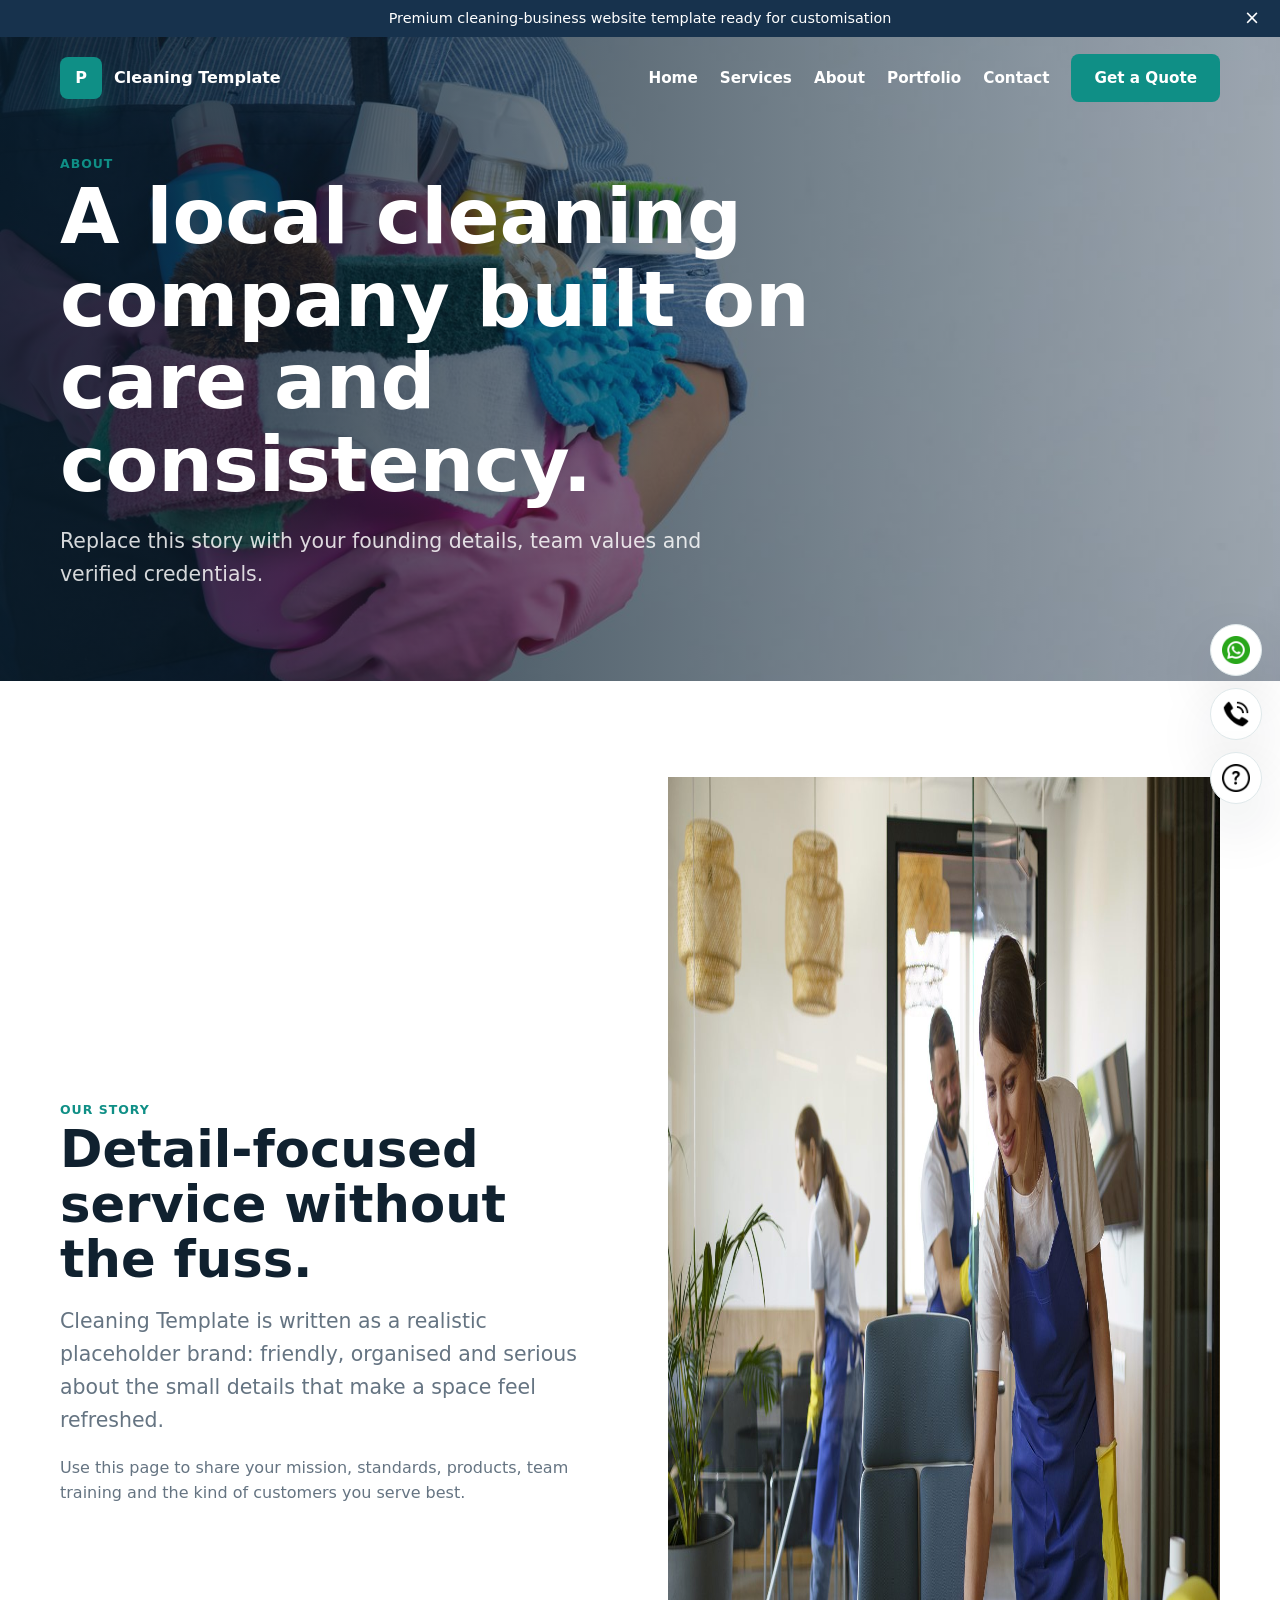
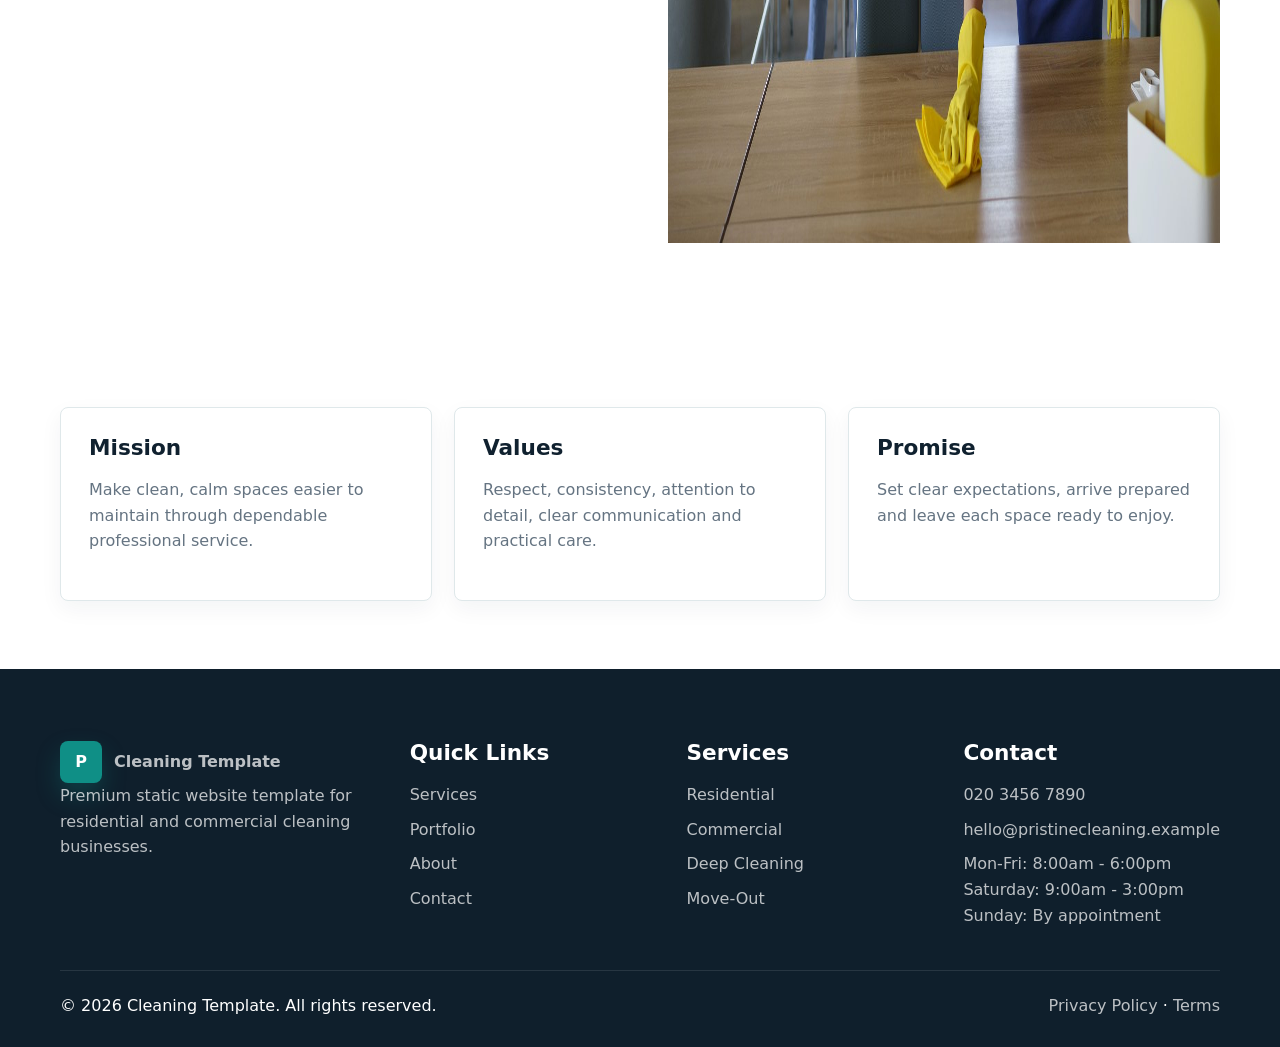
<file: about.html>
<!doctype html><html lang="en-GB"><head><meta charset="utf-8"><meta name="viewport" content="width=device-width, initial-scale=1"><title>About | Cleaning Template</title><meta name="description" content="Learn about the mission, values and professional standards behind this cleaning business template."><link rel="canonical" href="https://example.co.uk/about.html"><link rel="icon" href="assets/logos/favicon.svg"><link rel="stylesheet" href="css/style.css"></head><body>
<div class="announcement"><span class="announcement-text"></span><button class="announcement-close" aria-label="Close announcement">&times;</button></div><header class="site-header"><div class="nav-inner"><a class="brand" href="index.html"><span class="brand-mark">P</span><span data-business></span></a><button class="menu-toggle" aria-label="Open menu" aria-expanded="false" aria-controls="primary-nav"><span></span><span></span></button><nav class="nav-links" id="primary-nav" aria-label="Primary navigation"><a href="index.html">Home</a><a href="services.html">Services</a><a href="about.html">About</a><a href="portfolio.html">Portfolio</a><a href="contact.html">Contact</a><a class="btn btn-primary" href="index.html#quote">Get a Quote</a></nav></div></header>
<main><section class="page-hero"><img class="page-hero-img" src="assets/images/cleaner-with-products.jpg" width="1400" height="933" alt="Professional cleaner holding cleaning products, gloves and cloths"><div class="container page-hero-content" data-reveal><span class="eyebrow">About</span><h1>A local cleaning company built on care and consistency.</h1><p class="lead">Replace this story with your founding details, team values and verified credentials.</p></div></section>
<section class="section"><div class="container split"><div><span class="eyebrow">Our story</span><h2>Detail-focused service without the fuss.</h2><p class="lead">Cleaning Template is written as a realistic placeholder brand: friendly, organised and serious about the small details that make a space feel refreshed.</p><p>Use this page to share your mission, standards, products, team training and the kind of customers you serve best.</p></div><img src="assets/images/team-office-cleaning.jpg" width="1600" height="1066" alt="Professional cleaning team working together in a bright office"></div></section>
<section class="section tight"><div class="container grid-3"><article class="benefit"><h3>Mission</h3><p>Make clean, calm spaces easier to maintain through dependable professional service.</p></article><article class="benefit"><h3>Values</h3><p>Respect, consistency, attention to detail, clear communication and practical care.</p></article><article class="benefit"><h3>Promise</h3><p>Set clear expectations, arrive prepared and leave each space ready to enjoy.</p></article></div></section></main>
<footer class="footer"><div class="container footer-grid"><div><a class="brand" href="index.html"><span class="brand-mark">P</span><span data-business></span></a><p>Premium static website template for residential and commercial cleaning businesses.</p></div><div><h3>Quick Links</h3><ul><li><a href="services.html">Services</a></li><li><a href="portfolio.html">Portfolio</a></li><li><a href="about.html">About</a></li><li><a href="contact.html">Contact</a></li></ul></div><div><h3>Services</h3><ul><li>Residential</li><li>Commercial</li><li>Deep Cleaning</li><li>Move-Out</li></ul></div><div><h3>Contact</h3><ul><li><a data-call-link href="#"><span data-phone></span></a></li><li><a href="mailto:hello@pristinecleaning.example" data-email></a></li><li data-hours></li></ul></div></div><div class="container footer-bottom"><span>© <span id="year"></span> <span data-business></span>. All rights reserved.</span><span><a href="#">Privacy Policy</a> · <a href="#">Terms</a></span></div></footer>
<div class="float-actions"><a class="float-whatsapp" href="#" aria-label="WhatsApp us"><img src="assets/icons/whatsapp.png" alt=""></a><a class="float-call" href="#" data-call-link aria-label="Call us"><img src="assets/icons/telephone-call.png" alt=""></a><a class="float-quote" href="index.html#quote" aria-label="Get a quote"><img src="assets/icons/question.png" alt=""></a></div><button class="back-top" aria-label="Back to top">↑</button><script src="js/config.js"></script><script src="js/main.js"></script></body></html>
</file>
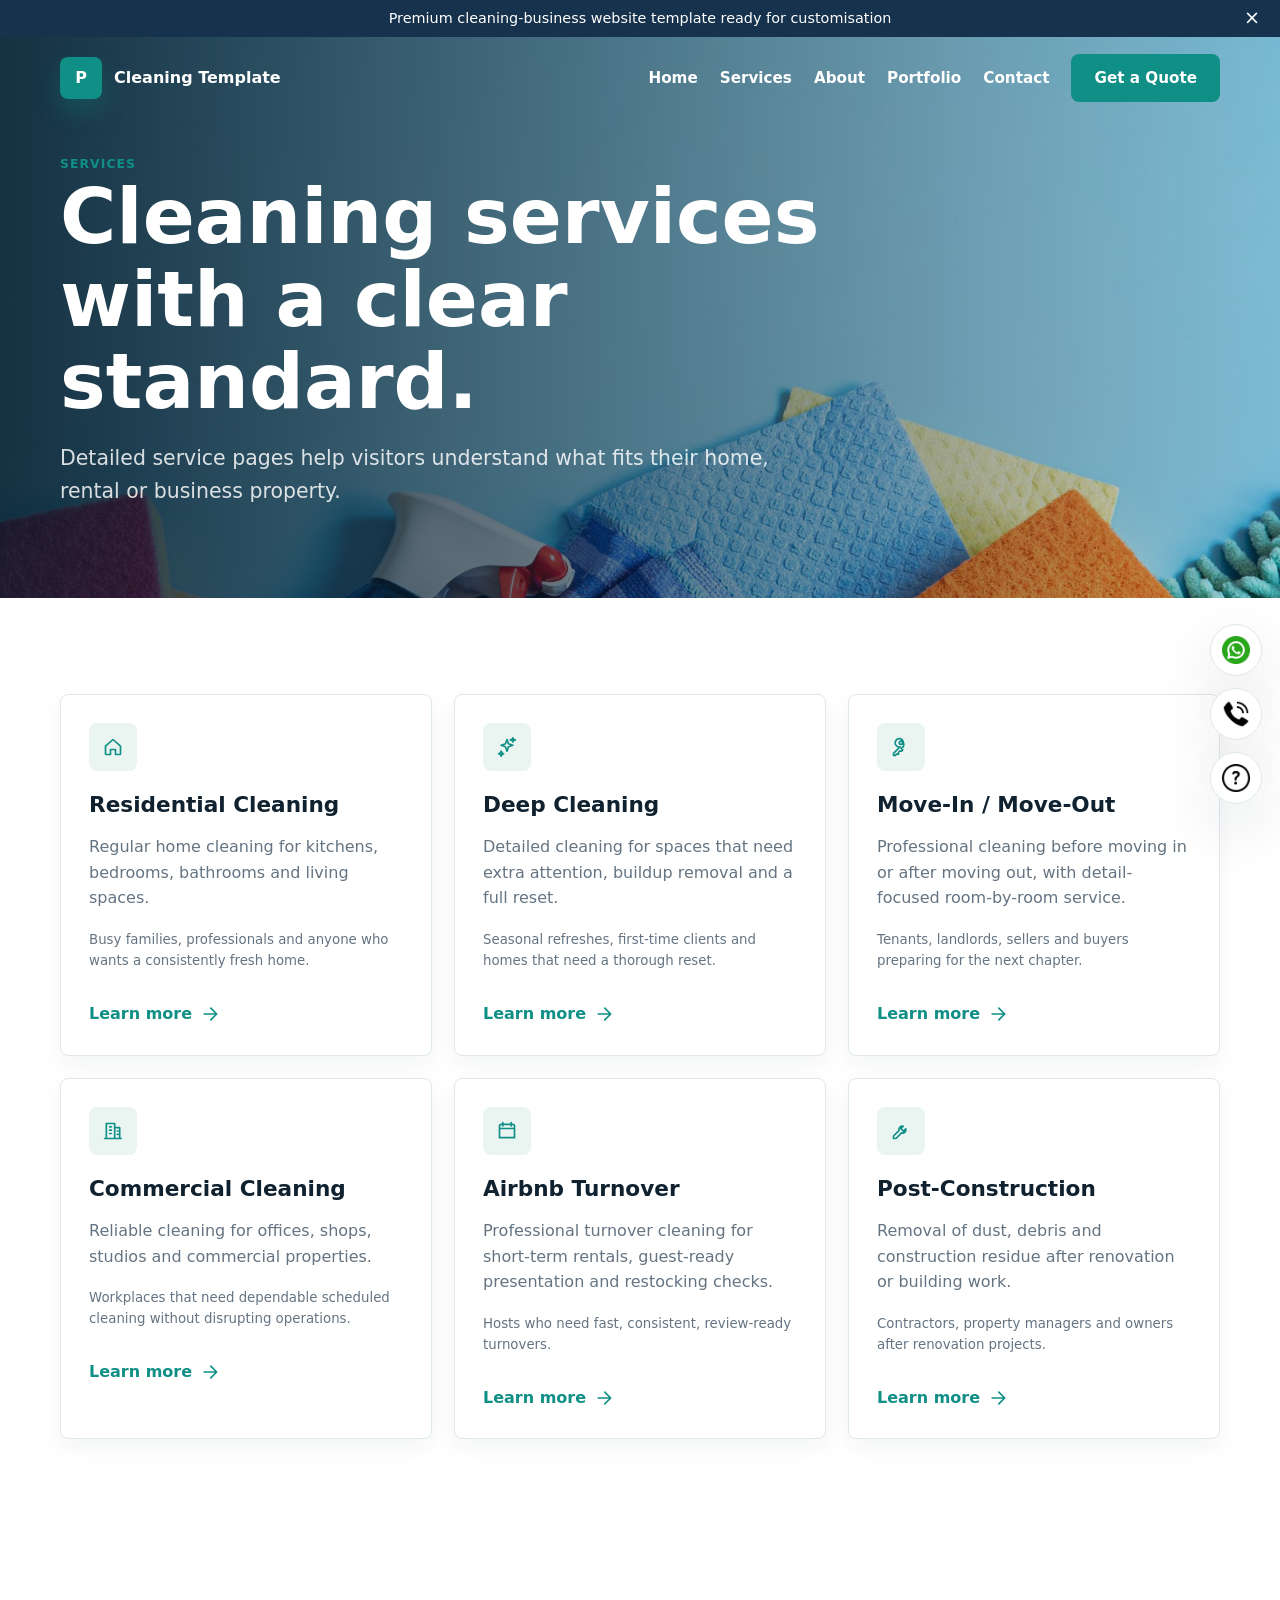
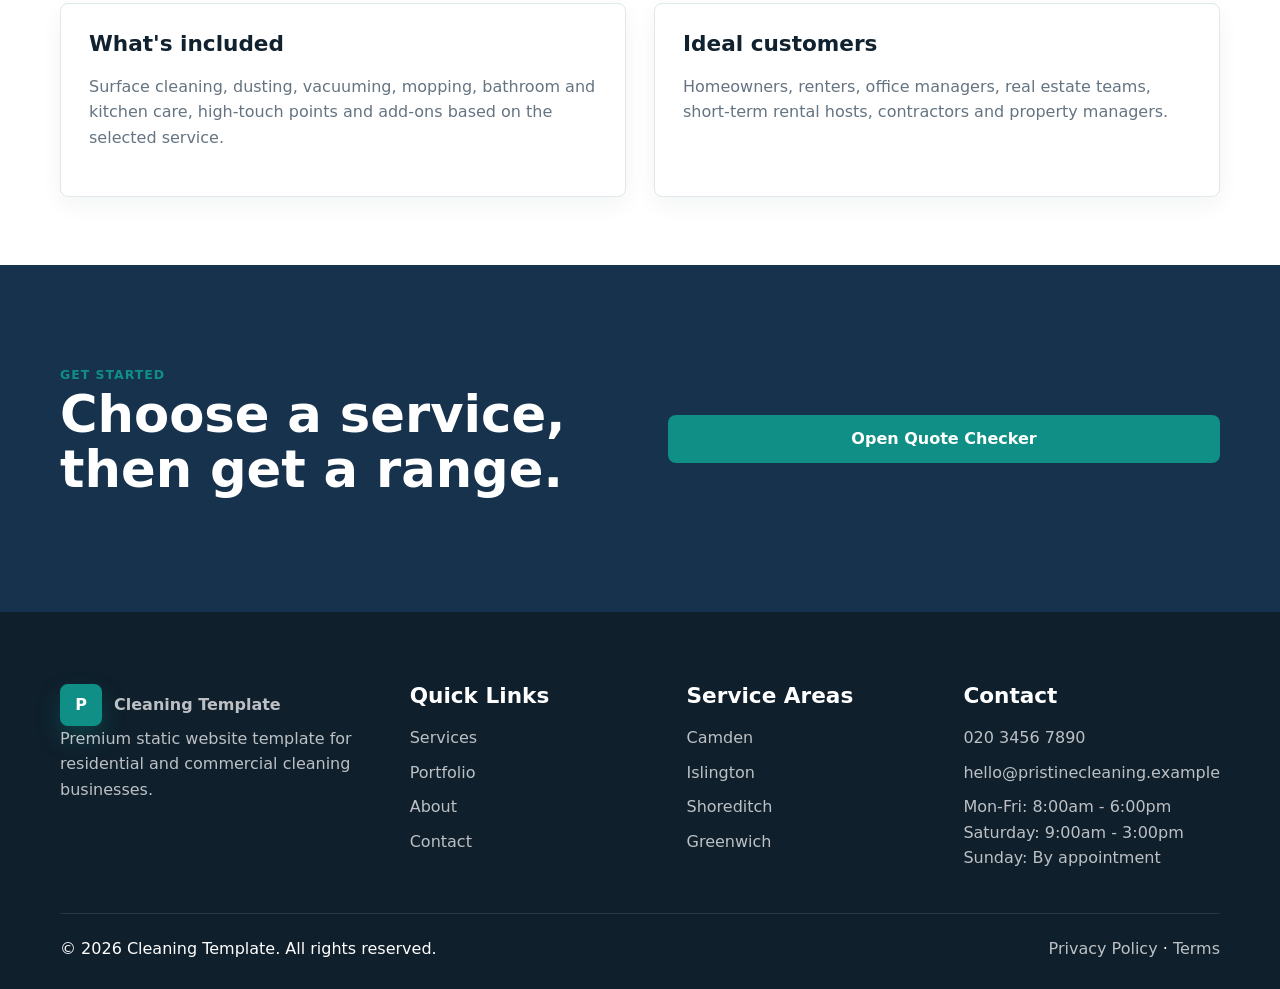
<file: services.html>
<!doctype html><html lang="en-GB"><head><meta charset="utf-8"><meta name="viewport" content="width=device-width, initial-scale=1"><title>Services | Cleaning Template</title><meta name="description" content="Residential, deep, move-out, commercial, Airbnb and post-construction cleaning services."><link rel="canonical" href="https://example.co.uk/services.html"><link rel="icon" href="assets/logos/favicon.svg"><link rel="stylesheet" href="css/style.css"></head><body>
<div class="announcement"><span class="announcement-text"></span><button class="announcement-close" aria-label="Close announcement">&times;</button></div><header class="site-header"><div class="nav-inner"><a class="brand" href="index.html"><span class="brand-mark">P</span><span data-business></span></a><button class="menu-toggle" aria-label="Open menu" aria-expanded="false" aria-controls="primary-nav"><span></span><span></span></button><nav class="nav-links" id="primary-nav" aria-label="Primary navigation"><a href="index.html">Home</a><a href="services.html">Services</a><a href="about.html">About</a><a href="portfolio.html">Portfolio</a><a href="contact.html">Contact</a><a class="btn btn-primary" href="index.html#quote">Get a Quote</a></nav></div></header>
<main><section class="page-hero"><img class="page-hero-img" src="assets/images/cleaning-supplies-flatlay.jpg" width="1600" height="1066" alt="Colourful cleaning supplies including sponges, cloths and detergent"><div class="container page-hero-content" data-reveal><span class="eyebrow">Services</span><h1>Cleaning services with a clear standard.</h1><p class="lead">Detailed service pages help visitors understand what fits their home, rental or business property.</p></div></section>
<section class="section"><div class="container"><div class="grid-3" data-services-grid></div></div></section>
<section class="section tight"><div class="container grid-2"><article class="benefit"><h3>What's included</h3><p>Surface cleaning, dusting, vacuuming, mopping, bathroom and kitchen care, high-touch points and add-ons based on the selected service.</p></article><article class="benefit"><h3>Ideal customers</h3><p>Homeowners, renters, office managers, real estate teams, short-term rental hosts, contractors and property managers.</p></article></div></section>
<section class="section stats-band"><div class="container split"><div><span class="eyebrow">Get started</span><h2>Choose a service, then get a range.</h2></div><a class="btn btn-primary" href="index.html#quote">Open Quote Checker</a></div></section></main>
<footer class="footer"><div class="container footer-grid"><div><a class="brand" href="index.html"><span class="brand-mark">P</span><span data-business></span></a><p>Premium static website template for residential and commercial cleaning businesses.</p></div><div><h3>Quick Links</h3><ul><li><a href="services.html">Services</a></li><li><a href="portfolio.html">Portfolio</a></li><li><a href="about.html">About</a></li><li><a href="contact.html">Contact</a></li></ul></div><div><h3>Service Areas</h3><ul><li>Camden</li><li>Islington</li><li>Shoreditch</li><li>Greenwich</li></ul></div><div><h3>Contact</h3><ul><li><a data-call-link href="#"><span data-phone></span></a></li><li><a href="mailto:hello@pristinecleaning.example" data-email></a></li><li data-hours></li></ul></div></div><div class="container footer-bottom"><span>© <span id="year"></span> <span data-business></span>. All rights reserved.</span><span><a href="#">Privacy Policy</a> · <a href="#">Terms</a></span></div></footer>
<div class="float-actions"><a class="float-whatsapp" href="#" aria-label="WhatsApp us"><img src="assets/icons/whatsapp.png" alt=""></a><a class="float-call" href="#" data-call-link aria-label="Call us"><img src="assets/icons/telephone-call.png" alt=""></a><a class="float-quote" href="index.html#quote" aria-label="Get a quote"><img src="assets/icons/question.png" alt=""></a></div><button class="back-top" aria-label="Back to top">↑</button><script src="js/config.js"></script><script src="js/main.js"></script></body></html>
</file>
<file: css/style.css>
:root {
  --primary: #0f8f86;
  --secondary: #17324d;
  --accent: #f2b84b;
  --ink: #10212f;
  --muted: #657482;
  --line: #dfe8ea;
  --paper: #ffffff;
  --soft: #f5f8f7;
  --wash: #eaf5f2;
  --shadow: 0 22px 60px rgba(15, 35, 50, .12);
  --radius: 8px;
  --container: min(1160px, calc(100vw - 40px));
  font-family: Inter, ui-sans-serif, system-ui, -apple-system, BlinkMacSystemFont, "Segoe UI", sans-serif;
}
* { box-sizing: border-box; }
html { scroll-behavior: smooth; }
body { margin: 0; color: var(--ink); background: var(--paper); line-height: 1.6; overflow-x: hidden; }
body.menu-open { overflow: hidden; }
img { max-width: 100%; display: block; }
a { color: inherit; text-decoration: none; }
button, input, textarea, select { font: inherit; }
button { cursor: pointer; }
:focus-visible { outline: 3px solid color-mix(in srgb, var(--accent), white 20%); outline-offset: 3px; }
.container { width: var(--container); margin-inline: auto; }
.section { padding: 96px 0; }
.section.tight { padding: 68px 0; }
.eyebrow { color: var(--primary); text-transform: uppercase; font-weight: 800; font-size: .78rem; letter-spacing: .08em; }
h1, h2, h3 { line-height: 1.08; margin: 0 0 18px; letter-spacing: 0; }
h1 { font-size: clamp(2.7rem, 6vw, 5.7rem); max-width: 820px; }
h2 { font-size: clamp(2rem, 4vw, 3.55rem); max-width: 780px; }
h3 { font-size: 1.35rem; }
p { margin: 0 0 18px; color: var(--muted); }
.lead { font-size: clamp(1.05rem, 2vw, 1.28rem); max-width: 720px; }
.split { display: grid; grid-template-columns: 1fr 1fr; gap: 56px; align-items: center; }
.grid-3 { display: grid; grid-template-columns: repeat(3, 1fr); gap: 22px; }
.grid-2 { display: grid; grid-template-columns: repeat(2, 1fr); gap: 28px; }
.btn { display: inline-flex; align-items: center; justify-content: center; gap: 10px; min-height: 48px; padding: 0 22px; border: 1px solid transparent; border-radius: var(--radius); font-weight: 800; transition: transform .2s ease, box-shadow .2s ease, background .2s ease; }
.btn svg, .icon svg, .text-link svg, .float-actions svg { width: 20px; height: 20px; fill: none; stroke: currentColor; stroke-width: 2; stroke-linecap: round; stroke-linejoin: round; }
.btn:hover { transform: translateY(-2px); box-shadow: 0 14px 28px rgba(15, 35, 50, .16); }
.btn-primary { background: var(--primary); color: white; }
.btn-secondary { background: white; color: var(--secondary); border-color: var(--line); }
.btn-ghost { background: transparent; color: white; border-color: rgba(255,255,255,.45); }
.btn-small { min-height: 38px; padding: 0 14px; font-size: .9rem; }
.text-link { display: inline-flex; align-items: center; gap: 8px; color: var(--primary); font-weight: 800; }
.announcement { position: fixed; z-index: 900; inset: 0 0 auto; min-height: 36px; display: flex; align-items: center; justify-content: center; gap: 14px; padding: 7px 44px; background: var(--secondary); color: white; font-size: .9rem; animation: drop .45s ease both; }
.announcement.is-hidden { transform: translateY(-100%); opacity: 0; pointer-events: none; }
.announcement-close { position: absolute; right: 14px; border: 0; background: transparent; color: white; font-size: 1.2rem; }
.site-header { position: fixed; z-index: 850; top: 36px; left: 0; right: 0; transition: top .25s ease, background .25s ease, box-shadow .25s ease, padding .25s ease; }
.announcement-closed .site-header { top: 0; }
.nav-inner { width: var(--container); margin: 0 auto; min-height: 84px; display: flex; align-items: center; justify-content: space-between; gap: 20px; }
.site-header.is-scrolled { background: rgba(255,255,255,.94); backdrop-filter: blur(16px); box-shadow: 0 10px 30px rgba(15, 35, 50, .08); }
.site-header.is-scrolled .nav-inner { min-height: 68px; }
.brand { display: inline-flex; align-items: center; gap: 12px; font-weight: 900; color: white; }
.site-header.is-scrolled .brand, .site-header.is-scrolled .nav-links a { color: var(--ink); }
.brand-mark { width: 42px; height: 42px; border-radius: 8px; display: grid; place-items: center; background: var(--primary); color: white; font-weight: 900; box-shadow: 0 12px 24px rgba(15,143,134,.28); }
.nav-links { display: flex; align-items: center; gap: 22px; }
.nav-links a { color: white; font-weight: 750; font-size: .95rem; }
.nav-links a:hover { color: var(--accent); }
.menu-toggle { display: none; width: 44px; height: 44px; border: 1px solid rgba(255,255,255,.35); border-radius: var(--radius); background: rgba(255,255,255,.1); color: white; }
.menu-toggle span { display: block; width: 20px; height: 2px; background: currentColor; margin: 5px auto; transition: transform .25s ease; }
.hero, .page-hero { min-height: 94vh; display: grid; align-items: center; position: relative; color: white; background: #10212f; overflow: hidden; padding: 150px 0 72px; }
.page-hero { min-height: 58vh; }
.hero::before, .page-hero::before { content: ""; position: absolute; inset: 0; background: linear-gradient(90deg, rgba(9,28,42,.88), rgba(9,28,42,.55) 48%, rgba(9,28,42,.18)); z-index: 1; }
.hero-img, .page-hero-img { position: absolute; inset: 0; width: 100%; height: 100%; object-fit: cover; }
.hero-content, .page-hero-content { position: relative; z-index: 2; }
.hero p, .page-hero p { color: rgba(255,255,255,.83); }
.hero-actions { display: flex; flex-wrap: wrap; gap: 14px; margin: 30px 0; }
.trust-pills { display: flex; flex-wrap: wrap; gap: 10px; }
.trust-pills span, .mini-pill { padding: 9px 12px; border: 1px solid rgba(255,255,255,.24); border-radius: 999px; background: rgba(255,255,255,.1); color: white; font-weight: 750; font-size: .9rem; }
.trust-strip { background: var(--soft); border-bottom: 1px solid var(--line); }
.trust-grid { display: grid; grid-template-columns: repeat(4, 1fr); gap: 16px; padding: 24px 0; }
.trust-item { display: flex; gap: 12px; align-items: center; font-weight: 850; color: var(--secondary); }
.trust-item span { width: 34px; height: 34px; border-radius: 50%; display: grid; place-items: center; background: var(--wash); color: var(--primary); }
.trust-item img { width: 19px; height: 19px; object-fit: contain; }
.service-card, .benefit, .portfolio-card, .contact-card, .quote-app, .selector-panel, .testimonial, .faq-item { border: 1px solid var(--line); background: white; border-radius: var(--radius); box-shadow: 0 8px 22px rgba(15,35,50,.05); }
.service-card, .benefit { padding: 28px; transition: transform .22s ease, box-shadow .22s ease, border-color .22s ease; }
.service-card:hover, .benefit:hover, .portfolio-card:hover { transform: translateY(-4px); box-shadow: var(--shadow); border-color: color-mix(in srgb, var(--primary), white 65%); }
.icon { width: 48px; height: 48px; display: grid; place-items: center; border-radius: var(--radius); background: var(--wash); color: var(--primary); margin-bottom: 22px; }
.image-icon img { width: 25px; height: 25px; object-fit: contain; }
.service-card small { display: block; color: var(--muted); min-height: 72px; }
.selector-wrap { background: linear-gradient(180deg, var(--soft), white); }
.service-selector { display: grid; grid-template-columns: .9fr 1.1fr; gap: 26px; }
.selector-options { display: grid; gap: 10px; }
.selector-option, .choice { min-height: 52px; border: 1px solid var(--line); border-radius: var(--radius); background: white; color: var(--ink); font-weight: 800; }
.selector-option.is-active, .choice.is-selected { border-color: var(--primary); background: var(--wash); color: var(--secondary); box-shadow: inset 4px 0 0 var(--primary); }
.selector-result { padding: 34px; min-height: 260px; display: flex; flex-direction: column; align-items: flex-start; justify-content: center; }
.quote-intro { background: linear-gradient(180deg, var(--soft), white); }
.quote-cues { display: grid; gap: 14px; }
.quote-cues article { display: grid; grid-template-columns: 54px 1fr; gap: 18px; align-items: start; padding: 22px; border: 1px solid var(--line); border-radius: var(--radius); background: white; box-shadow: 0 8px 22px rgba(15,35,50,.05); }
.quote-cues img { width: 34px; height: 34px; object-fit: contain; margin-top: 4px; }
.quote-cues h3 { margin-bottom: 8px; }
.quote-cues p { margin-bottom: 0; }
.quote-app { padding: 30px; overflow: hidden; }
.quote-top { display: flex; align-items: center; justify-content: space-between; gap: 16px; margin-bottom: 18px; }
.quote-progress { height: 8px; background: var(--wash); border-radius: 999px; overflow: hidden; margin-bottom: 28px; }
.quote-progress span { display: block; height: 100%; background: var(--primary); transition: width .3s ease; }
.quote-step { display: none; animation: fadeUp .28s ease both; }
.quote-step.is-active { display: block; }
.choice-grid { display: grid; grid-template-columns: repeat(2, 1fr); gap: 12px; margin: 22px 0; }
.quote-actions { display: flex; gap: 12px; margin-top: 24px; }
.quote-error, .form-status.error { color: #b42318; font-weight: 750; }
.quote-success, .form-status.success { color: #087443; font-weight: 750; }
.field { display: grid; gap: 7px; margin-bottom: 14px; }
.field label { font-weight: 800; font-size: .92rem; }
.field input, .field textarea, .field select { width: 100%; border: 1px solid var(--line); border-radius: var(--radius); padding: 13px 14px; background: white; color: var(--ink); transition: border-color .2s ease, box-shadow .2s ease; }
.field textarea { min-height: 120px; resize: vertical; }
.field input:focus, .field textarea:focus, .field select:focus { border-color: var(--primary); box-shadow: 0 0 0 4px var(--wash); outline: 0; }
.field.has-error input, .field.has-error textarea, .field.has-error select { border-color: #d92d20; }
.estimate-box { padding: 28px; background: var(--soft); border: 1px solid var(--line); border-radius: var(--radius); }
.estimate-price { font-size: clamp(2.4rem, 6vw, 4.5rem); line-height: 1; color: var(--secondary); font-weight: 950; margin: 16px 0; }
.estimate-summary { padding-left: 18px; color: var(--muted); }
.ba-slider { --pos: 50%; position: relative; aspect-ratio: 16/10; overflow: hidden; border-radius: var(--radius); background: var(--soft); }
.ba-slider img { position: absolute; inset: 0; width: 100%; height: 100%; object-fit: cover; }
.ba-after { clip-path: inset(0 0 0 50%); }
.ba-slider::after { content: ""; position: absolute; top: 0; bottom: 0; left: var(--pos); width: 2px; background: white; box-shadow: 0 0 0 1px rgba(0,0,0,.1); pointer-events: none; }
.ba-handle { position: absolute; left: var(--pos); top: 50%; transform: translate(-50%, -50%); width: 46px; height: 46px; border-radius: 50%; background: white; box-shadow: 0 8px 24px rgba(0,0,0,.25); display: grid; place-items: center; z-index: 3; pointer-events: none; font-weight: 900; color: var(--primary); }
.ba-label { position: absolute; top: 14px; z-index: 3; padding: 6px 10px; background: rgba(16,33,47,.72); color: white; border-radius: 999px; font-size: .76rem; font-weight: 900; }
.ba-label.before { left: 14px; }
.ba-label.after { right: 14px; }
.ba-range { position: absolute; inset: 0; opacity: 0; cursor: ew-resize; z-index: 4; width: 100%; height: 100%; }
.stats-band { background: var(--secondary); color: white; }
.stats-grid { display: grid; grid-template-columns: repeat(4, 1fr); gap: 24px; }
.stat strong { display: block; font-size: clamp(2rem, 4vw, 4rem); line-height: 1; }
.stat span { color: rgba(255,255,255,.72); }
.process { counter-reset: step; display: grid; grid-template-columns: repeat(4, 1fr); gap: 24px; }
.process article { position: relative; padding-top: 64px; }
.process article::before { counter-increment: step; content: "0" counter(step); position: absolute; top: 0; left: 0; color: var(--primary); font-weight: 950; font-size: 2.4rem; }
.testimonials { overflow: hidden; position: relative; }
.testimonial-window { overflow: hidden; }
.testimonial-track { display: flex; transition: transform .45s ease; }
.testimonial { flex: 0 0 100%; padding: 34px; }
.stars { color: #d99b21; letter-spacing: 0; margin-bottom: 16px; }
.test-controls { display: flex; gap: 10px; margin-top: 18px; }
.icon-btn { width: 44px; height: 44px; border: 1px solid var(--line); background: white; border-radius: var(--radius); }
.map-panel { border: 1px solid var(--line); border-radius: var(--radius); overflow: hidden; background: white; box-shadow: var(--shadow); }
.map-panel iframe { width: 100%; min-height: 360px; border: 0; display: block; filter: saturate(.88) contrast(1.02); }
.map-locations { display: flex; flex-wrap: wrap; gap: 10px; padding: 16px; border-top: 1px solid var(--line); }
.map-locations span { padding: 8px 12px; border-radius: 999px; background: var(--wash); color: var(--secondary); font-weight: 800; font-size: .9rem; }
.faq-list { display: grid; gap: 12px; }
.faq-question { width: 100%; padding: 20px; background: transparent; border: 0; display: flex; align-items: center; justify-content: space-between; text-align: left; font-weight: 850; }
.faq-answer { display: grid; grid-template-rows: 0fr; transition: grid-template-rows .25s ease; }
.faq-answer > div { overflow: hidden; padding: 0 20px; }
.faq-item.is-open .faq-answer { grid-template-rows: 1fr; }
.faq-item.is-open .faq-answer > div { padding-bottom: 18px; }
.portfolio-filters { display: flex; flex-wrap: wrap; gap: 10px; margin: 30px 0; }
.filter-btn { border: 1px solid var(--line); border-radius: 999px; background: white; padding: 10px 16px; font-weight: 850; }
.filter-btn.is-active { background: var(--secondary); color: white; border-color: var(--secondary); }
.portfolio-grid { display: grid; grid-template-columns: repeat(2, 1fr); gap: 28px; }
.portfolio-card { overflow: hidden; transition: transform .22s ease, box-shadow .22s ease; }
.portfolio-body { padding: 24px; }
.portfolio-card.is-hidden { display: none; }
.lightbox { position: fixed; inset: 0; z-index: 1200; background: rgba(7,18,29,.78); display: none; padding: 24px; align-items: center; justify-content: center; }
.lightbox.is-open { display: flex; }
.lightbox-dialog { width: min(980px, 100%); max-height: 92vh; overflow: auto; background: white; border-radius: var(--radius); padding: 22px; position: relative; }
.lightbox-close { position: absolute; right: 16px; top: 16px; z-index: 2; }
.footer { background: #0f1f2c; color: white; padding: 72px 0 28px; }
.footer p, .footer a, .footer li { color: rgba(255,255,255,.72); }
.footer-grid { display: grid; grid-template-columns: 1.3fr repeat(3, 1fr); gap: 34px; }
.footer ul { list-style: none; padding: 0; margin: 0; display: grid; gap: 9px; }
.footer-bottom { margin-top: 42px; padding-top: 22px; border-top: 1px solid rgba(255,255,255,.1); display: flex; justify-content: space-between; gap: 20px; flex-wrap: wrap; }
.float-actions { position: fixed; right: 18px; bottom: 96px; z-index: 700; display: grid; gap: 12px; }
.float-actions a, .back-top, .chat-toggle { width: 52px; height: 52px; border-radius: 50%; display: grid; place-items: center; border: 0; box-shadow: var(--shadow); color: white; }
.float-actions img { width: 28px; height: 28px; object-fit: contain; }
.float-whatsapp { background: white; border: 1px solid var(--line) !important; }
.float-call, .float-quote, .back-top, .chat-toggle { background: white; }
.float-call img, .float-quote img, .float-whatsapp img { filter: none; }
.float-call, .float-quote { border: 1px solid var(--line) !important; }
.back-top, .chat-toggle { background: var(--secondary); }
.back-top { position: fixed; right: 18px; bottom: 28px; opacity: 0; transform: translateY(10px); pointer-events: none; z-index: 700; }
.back-top.is-visible { opacity: 1; transform: none; pointer-events: auto; }
.chatbot { position: fixed; left: 18px; bottom: 28px; z-index: 720; }
.chat-panel { display: none; width: min(330px, calc(100vw - 36px)); margin-bottom: 12px; background: white; border: 1px solid var(--line); border-radius: var(--radius); box-shadow: var(--shadow); padding: 18px; }
.chat-panel.is-open { display: block; }
.chat-options { display: flex; flex-wrap: wrap; gap: 8px; margin-top: 14px; }
.chat-option { border: 1px solid var(--line); background: var(--soft); border-radius: 999px; padding: 8px 10px; font-weight: 750; }
[data-reveal] { opacity: 0; transform: translateY(22px); transition: opacity .55s ease, transform .55s ease; }
[data-reveal].is-visible { opacity: 1; transform: none; }
@keyframes fadeUp { from { opacity: 0; transform: translateY(12px); } to { opacity: 1; transform: none; } }
@keyframes drop { from { opacity: 0; transform: translateY(-100%); } to { opacity: 1; transform: none; } }
@media (max-width: 980px) {
  .split, .service-selector, .grid-2 { grid-template-columns: 1fr; }
  .grid-3, .trust-grid, .stats-grid, .process, .footer-grid { grid-template-columns: repeat(2, 1fr); }
  .nav-links { position: fixed; inset: 0; padding: 120px 24px 32px; background: rgba(15,31,44,.97); display: grid; align-content: start; transform: translateX(100%); transition: transform .28s ease; }
  .nav-links.is-open { transform: none; }
  .nav-links a { color: white; font-size: 1.25rem; }
  .menu-toggle { display: block; }
}
@media (max-width: 680px) {
  :root { --container: min(100vw - 28px, 1160px); }
  .section { padding: 68px 0; }
  .hero { min-height: 90vh; padding-top: 130px; }
  .grid-3, .trust-grid, .stats-grid, .process, .footer-grid, .portfolio-grid, .choice-grid { grid-template-columns: 1fr; }
  .site-header { top: 34px; }
  .nav-inner { min-height: 68px; }
  .announcement { font-size: .78rem; padding-inline: 32px; }
  .brand span:last-child { max-width: 160px; line-height: 1.05; }
  .hero-actions, .quote-actions { flex-direction: column; align-items: stretch; }
  .float-actions { right: 12px; bottom: calc(18px + env(safe-area-inset-bottom)); gap: 10px; }
  .float-actions a { width: 50px; height: 50px; }
  .float-actions img { width: 27px; height: 27px; }
  .chatbot { bottom: 78px; }
}
@media (prefers-reduced-motion: reduce) {
  *, *::before, *::after { animation-duration: .01ms !important; animation-iteration-count: 1 !important; scroll-behavior: auto !important; transition-duration: .01ms !important; }
}
</file>
